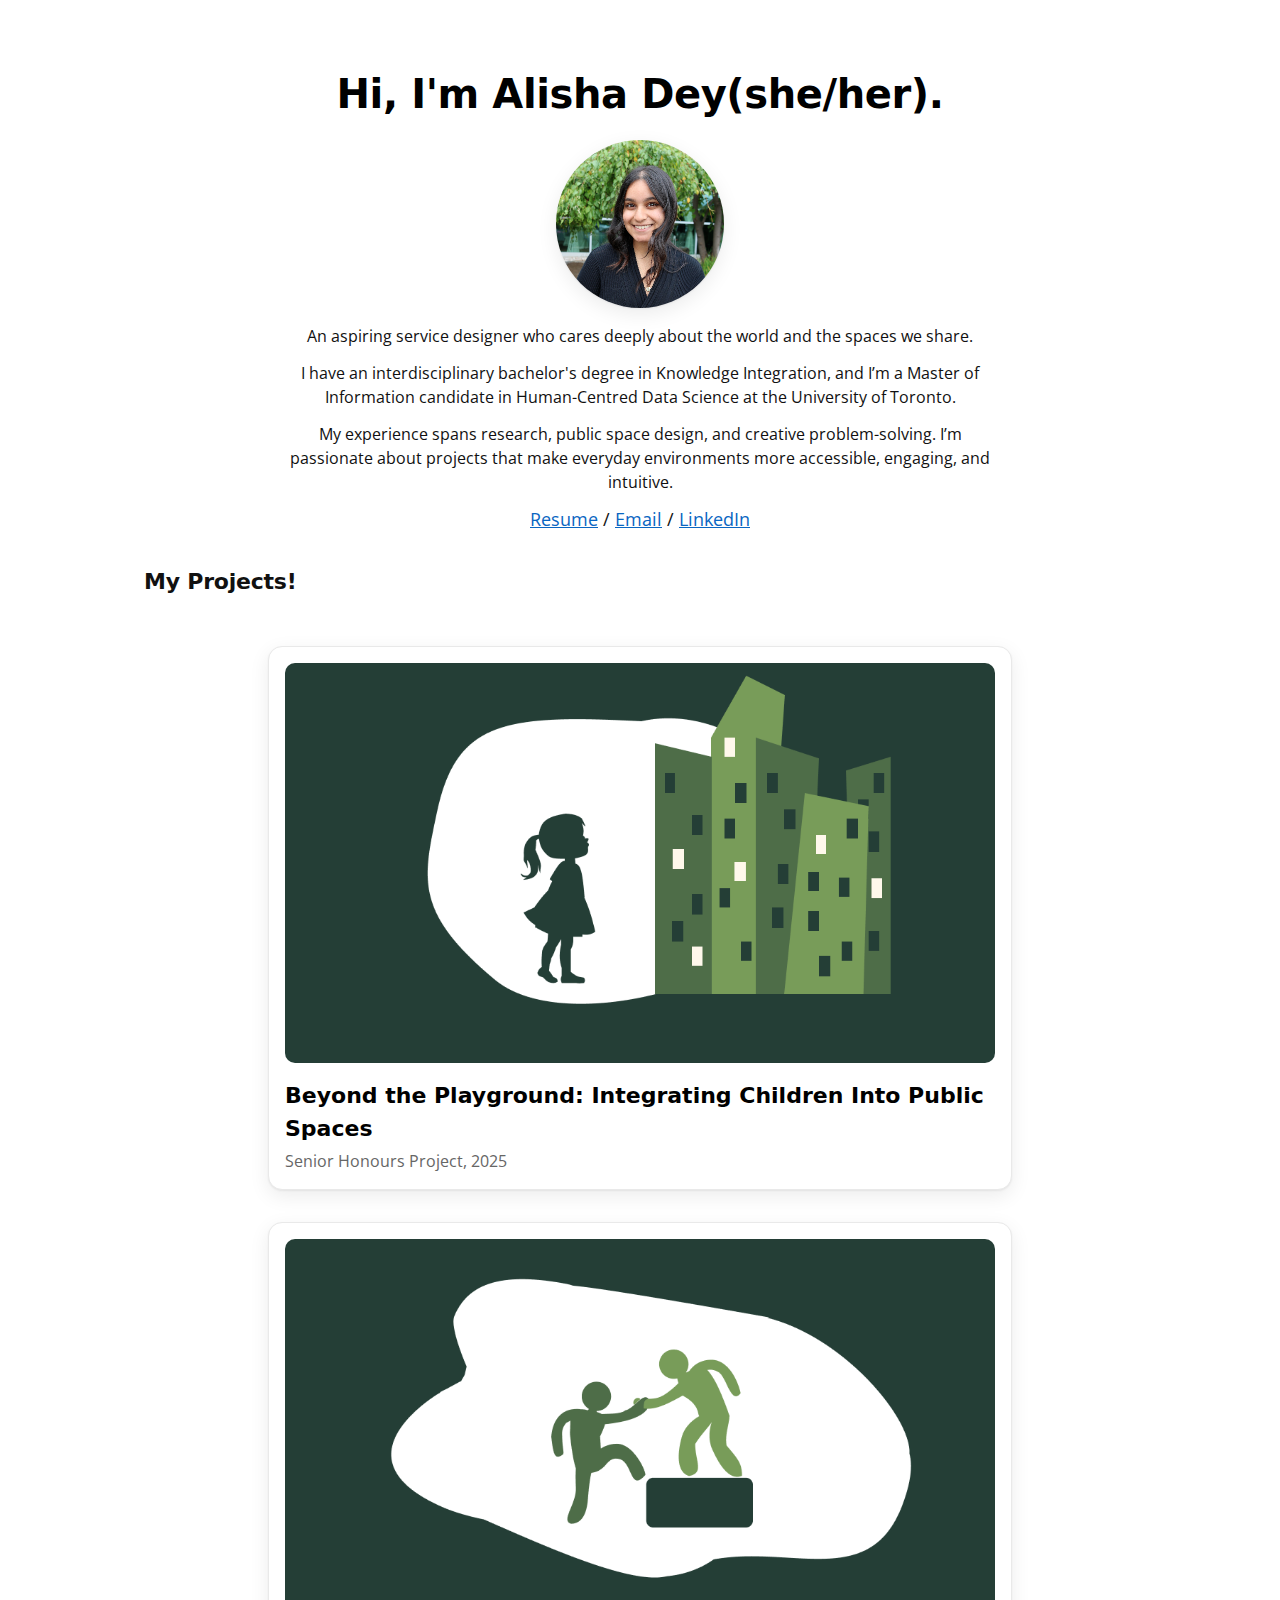
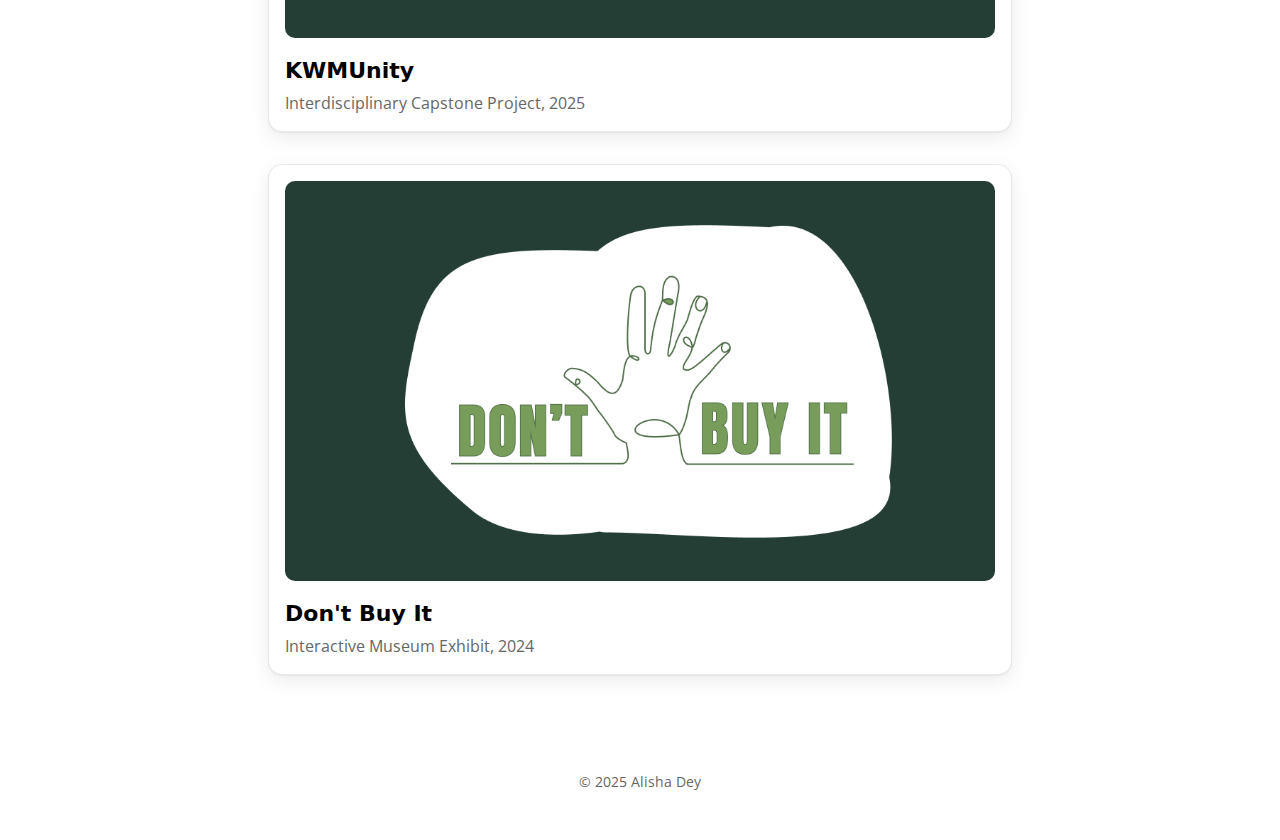
<file: index.html>
<!DOCTYPE html>
<html lang='en'>
  <head>
    <meta charset='utf-8'>
    <meta http-equiv='X-UA-Compatible' content='IE=edge'>
    <meta name='viewport' content='width=device-width, initial-scale=1'>
    <meta name='description' content='Alisha Dey'>
    <meta name='author' content='Alisha Dey'>
    <meta http-equiv='Content-Type' content='text/html; charset=utf-8' />
    <link rel='preconnect' href='https://fonts.googleapis.com'>
    <link rel='preconnect' href='https://fonts.gstatic.com' crossorigin>
    <link href='https://fonts.googleapis.com/css2?family=Open+Sans:wght@400;700;800&family=Source+Sans+3:wght@700;800&display=swap' rel='stylesheet'>
		<link rel='stylesheet' href='style.css'>
    <title>Alisha Dey</title>
  </head>

  <body class='home-body'>
    <div class='name'>Hi, I'm Alisha Dey(she/her).</div>
    <img class='profile-photo' src='assets/alisha.png' alt='Portrait of Alisha Dey'>
    <div class='about-text' id='about'>
    <p>An aspiring service designer who cares deeply about the world and the spaces we share.</p>
    <p>I have an interdisciplinary bachelor's degree in Knowledge Integration, and I’m a Master of Information candidate in Human-Centred Data Science at the University of Toronto.</p> 
    <p>My experience spans research, public space design, and creative problem-solving. I’m passionate about projects that make everyday environments more accessible, engaging, and intuitive.</p> 
</div>

    <div class='about-text contact-text' id='about'><a href='ResumeFebruary2026.pdf' target='_blank' type='application/pdf'>Resume</a> / <a href='mailto:alisha.dey@mail.utoronto.ca' target='_blank'>Email</a> / <a href='http://www.linkedin.com/in/alishadey' target='_blank'>LinkedIn</a>
    </div>

    <div class='portfolio-heading'>My Projects!</div>

    <div class='project-grid'>
      <div class='project-container'>
        <a href='ki_thesis.html'>
          <div class='project'>
              <img src='assets/ki_thesis.png'>
              <div class='project-title'>Beyond the Playground: Integrating Children Into Public Spaces</div>
              <div class='project-subtitle'>Senior Honours Project, 2025</div>
          </div>
        </a>
      </div>
      <div class='project-container'>
        <a href='kwmunity.html'>
          <div class='project'>
              <img src='assets/kwmunity.png'>
              <div class='project-title'>KWMUnity</div>
              <div class='project-subtitle'>Interdisciplinary Capstone Project, 2025</div>
          </div>
        </a>
      </div>
      <div class='project-container'>
        <a href='museum.html'>
          <div class='project'>
              <img src='assets/Museum.png'>
              <div class='project-title'>Don't Buy It</div>
              <div class='project-subtitle'>Interactive Museum Exhibit, 2024</div>
          </div>
        </a>
      </div>
      <div class="copyright"> © 2025 Alisha Dey </div>
  </body>
</html>
</file>
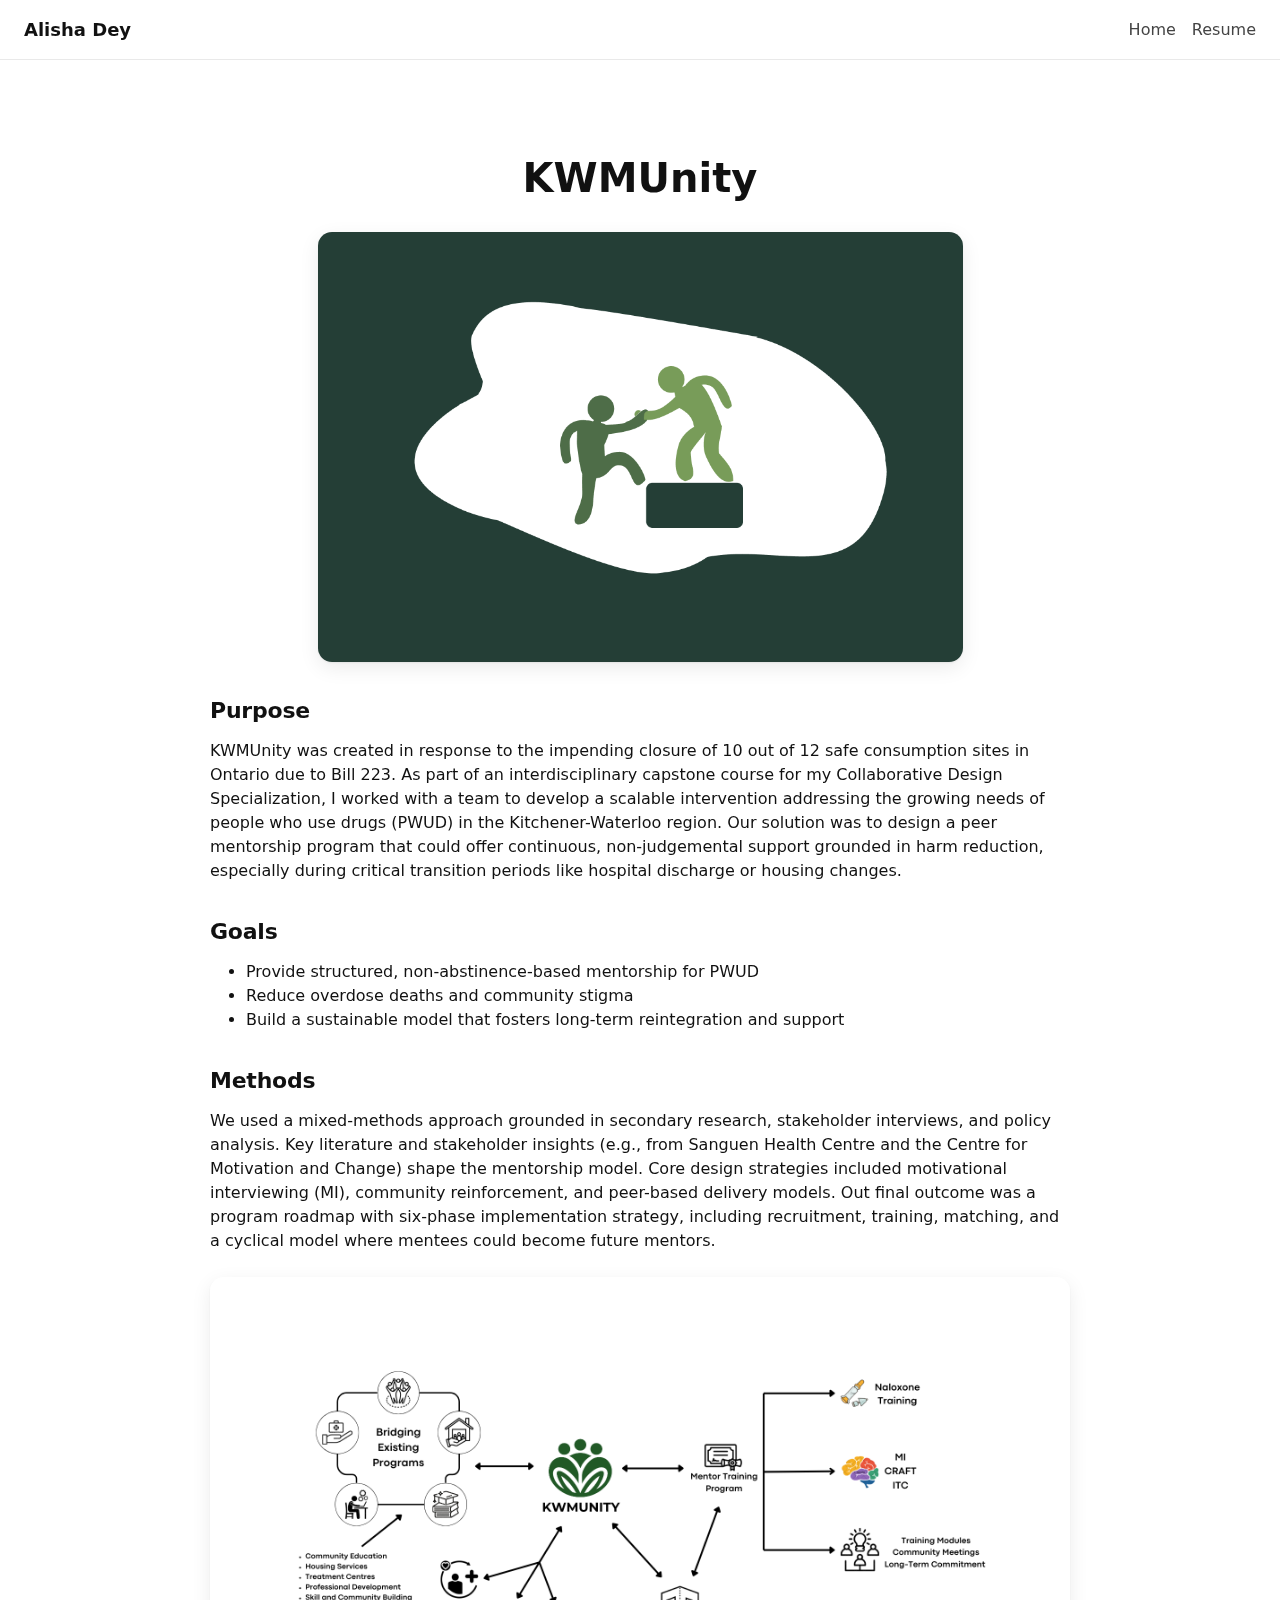
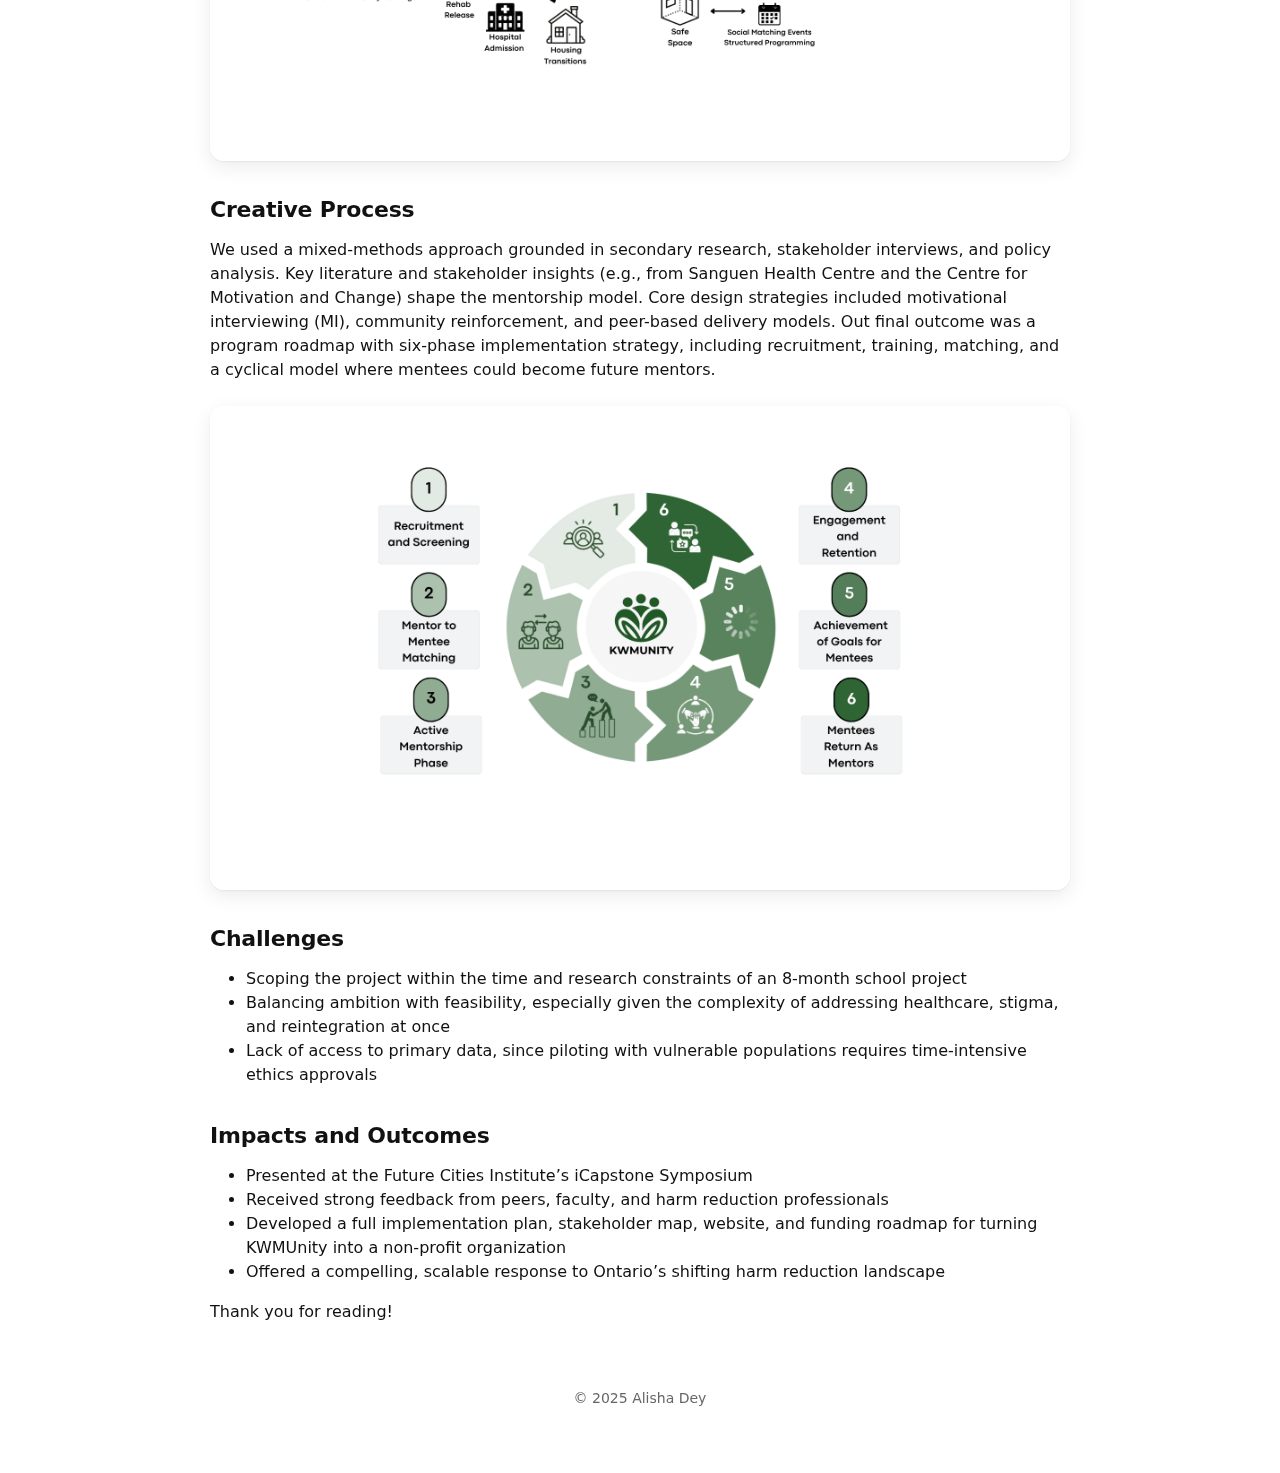
<file: kwmunity.html>
<!DOCTYPE html>
<html lang="en">
  <head>
    <meta charset="utf-8">
    <meta http-equiv="X-UA-Compatible" content="IE=edge">
    <meta name="viewport" content="width=device-width, initial-scale=1">
    <meta name="description" content="Alisha Dey">
    <meta name="author" content="Alisha Dey">
    <meta http-equiv="Content-Type" content="text/html; charset=utf-8" />
    <link href="https://fonts.googleapis.com/css?family=Lato:400,700,900&display=swap" rel="stylesheet">
    <link rel="stylesheet" href="style.css">
    <title>Alisha Dey - KWMUnity</title>
  </head>

  <body>
    <div class="nav-container">
      <div class="nav-name"><a href='https://alishadey.github.io/'>Alisha Dey</a></div>
      <div class="nav-items">
        <div class="nav-item"><a href='https://alishadey.github.io/'>Home</a></div>
        <div class="nav-item"><a href='https://alishadey.github.io/December_2025.pdf'>Resume</a></div>
      </div>
    </div>
<!--     <div class='back-button'><a href="https://alishadey.github.io/"><div><span class='back-arrow'>←</span><span class='back-text'> Home</span></div></a></div> -->
    <div class='portfolio-post'>
      <div class='portfolio-title'>KWMUnity</div>
      <img src='assets/kwmunity.png'>
      
      <div class='portfolio-heading'>Purpose</div>
      <div class='portfolio-body'>KWMUnity was created in response to the impending closure of 10 out of 12 safe consumption sites in Ontario due to Bill 223. As part of an interdisciplinary capstone course for my Collaborative Design Specialization, I worked with a team to develop a scalable intervention addressing the growing needs of people who use drugs (PWUD) in the Kitchener-Waterloo region. Our solution was to design a peer mentorship program that could offer continuous, non-judgemental support grounded in harm reduction, especially during critical transition periods like hospital discharge or housing changes. 
</div>
      <div class="portfolio-heading">Goals</div>
      
     
      <div class="portfolio-body">
         <ul><li>Provide structured, non-abstinence-based mentorship for PWUD</li>
        <li>Reduce overdose deaths and community stigma</li>
        <li>Build a sustainable model that fosters long-term reintegration and support </li>

</div>
      <div class='portfolio-heading'>Methods</div>
      <div class='portfolio-body'>We used a mixed-methods approach grounded in secondary research, stakeholder interviews, and policy analysis. Key literature and stakeholder insights (e.g., from Sanguen Health Centre and the Centre for Motivation and Change) shape the mentorship model. Core design strategies included motivational interviewing (MI), community reinforcement, and peer-based delivery models. Out final outcome was a program roadmap with six-phase implementation strategy, including recruitment, training, matching, and a cyclical model where mentees could become future mentors. 
        <div class='portfolio-image'>
          <img src='assets/kwmunity_assets/kwmunity_map.png'></div>

      <div class='portfolio-heading'>Creative Process</div>
      <div class='portfolio-body'>
       <div class='portfolio-body'>We used a mixed-methods approach grounded in secondary research, stakeholder interviews, and policy analysis. Key literature and stakeholder insights (e.g., from Sanguen Health Centre and the Centre for Motivation and Change) shape the mentorship model. Core design strategies included motivational interviewing (MI), community reinforcement, and peer-based delivery models. Out final outcome was a program roadmap with six-phase implementation strategy, including recruitment, training, matching, and a cyclical model where mentees could become future mentors.
      </div> 
      <div class='portfolio-image'>
        <img src='assets/kwmunity_assets/kwmunity_process.png'></div>
      <div class="portfolio-heading">Challenges</div>
      <div class='portfolio-body'> <ul><li>Scoping the project within the time and research constraints of an 8-month school project</li>
        <li>Balancing ambition with feasibility, especially given the complexity of addressing healthcare, stigma, and reintegration at once</li>
        <li>Lack of access to primary data, since piloting with vulnerable populations requires time-intensive ethics approvals

 </li>

        </div>
        <div class="portfolio-heading">Impacts and Outcomes</div>
      <div class='portfolio-body'><ul><li>Presented at the Future Cities Institute’s iCapstone Symposium</li>
        <li>Received strong feedback from peers, faculty, and harm reduction professionals
</li>
        <li>Developed a full implementation plan, stakeholder map, website, and funding roadmap for turning KWMUnity into a non-profit organization 

 </li>
 <li>Offered a compelling, scalable response to Ontario’s shifting harm reduction landscape</li>
        </div>
     
      
      <div class='portfolio-body'>Thank you for reading!</div>
    </div>
    <div class="copyright"> © 2025 Alisha Dey </div>
  </body>
</html>
</file>
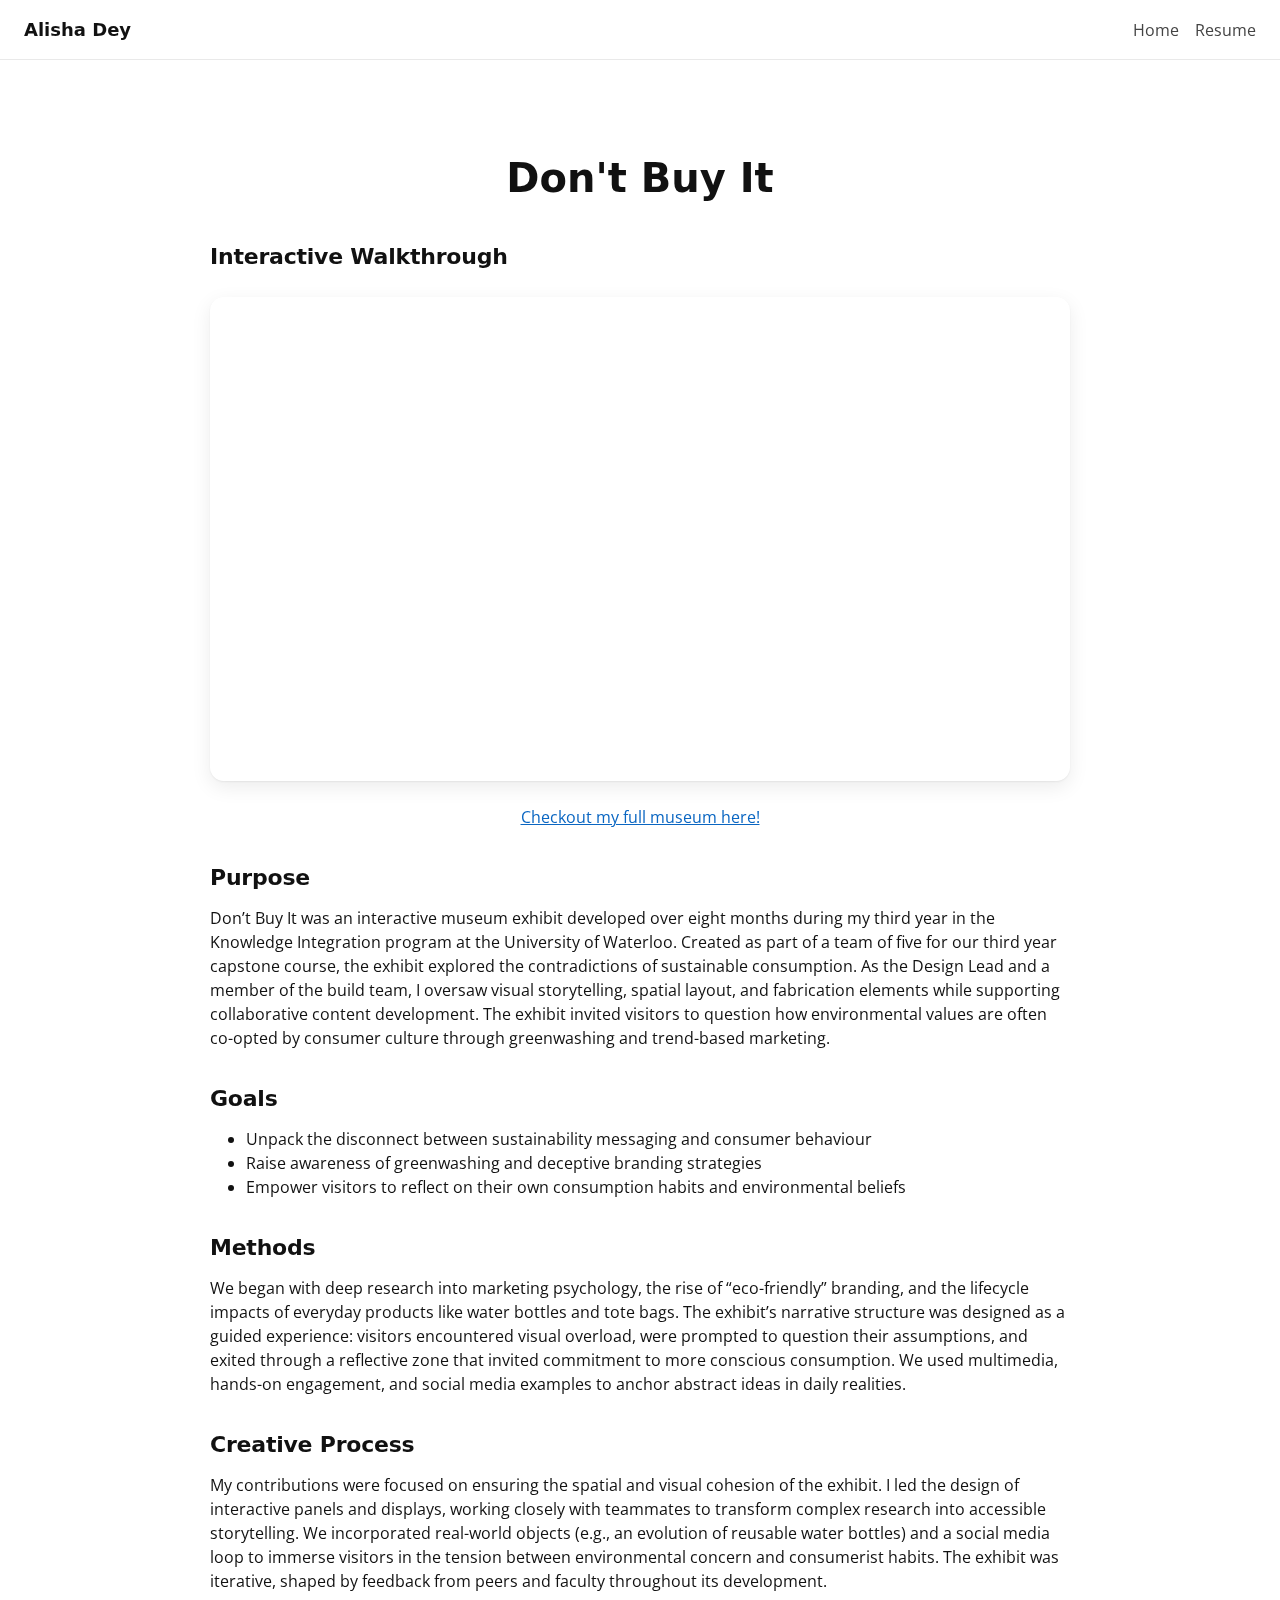
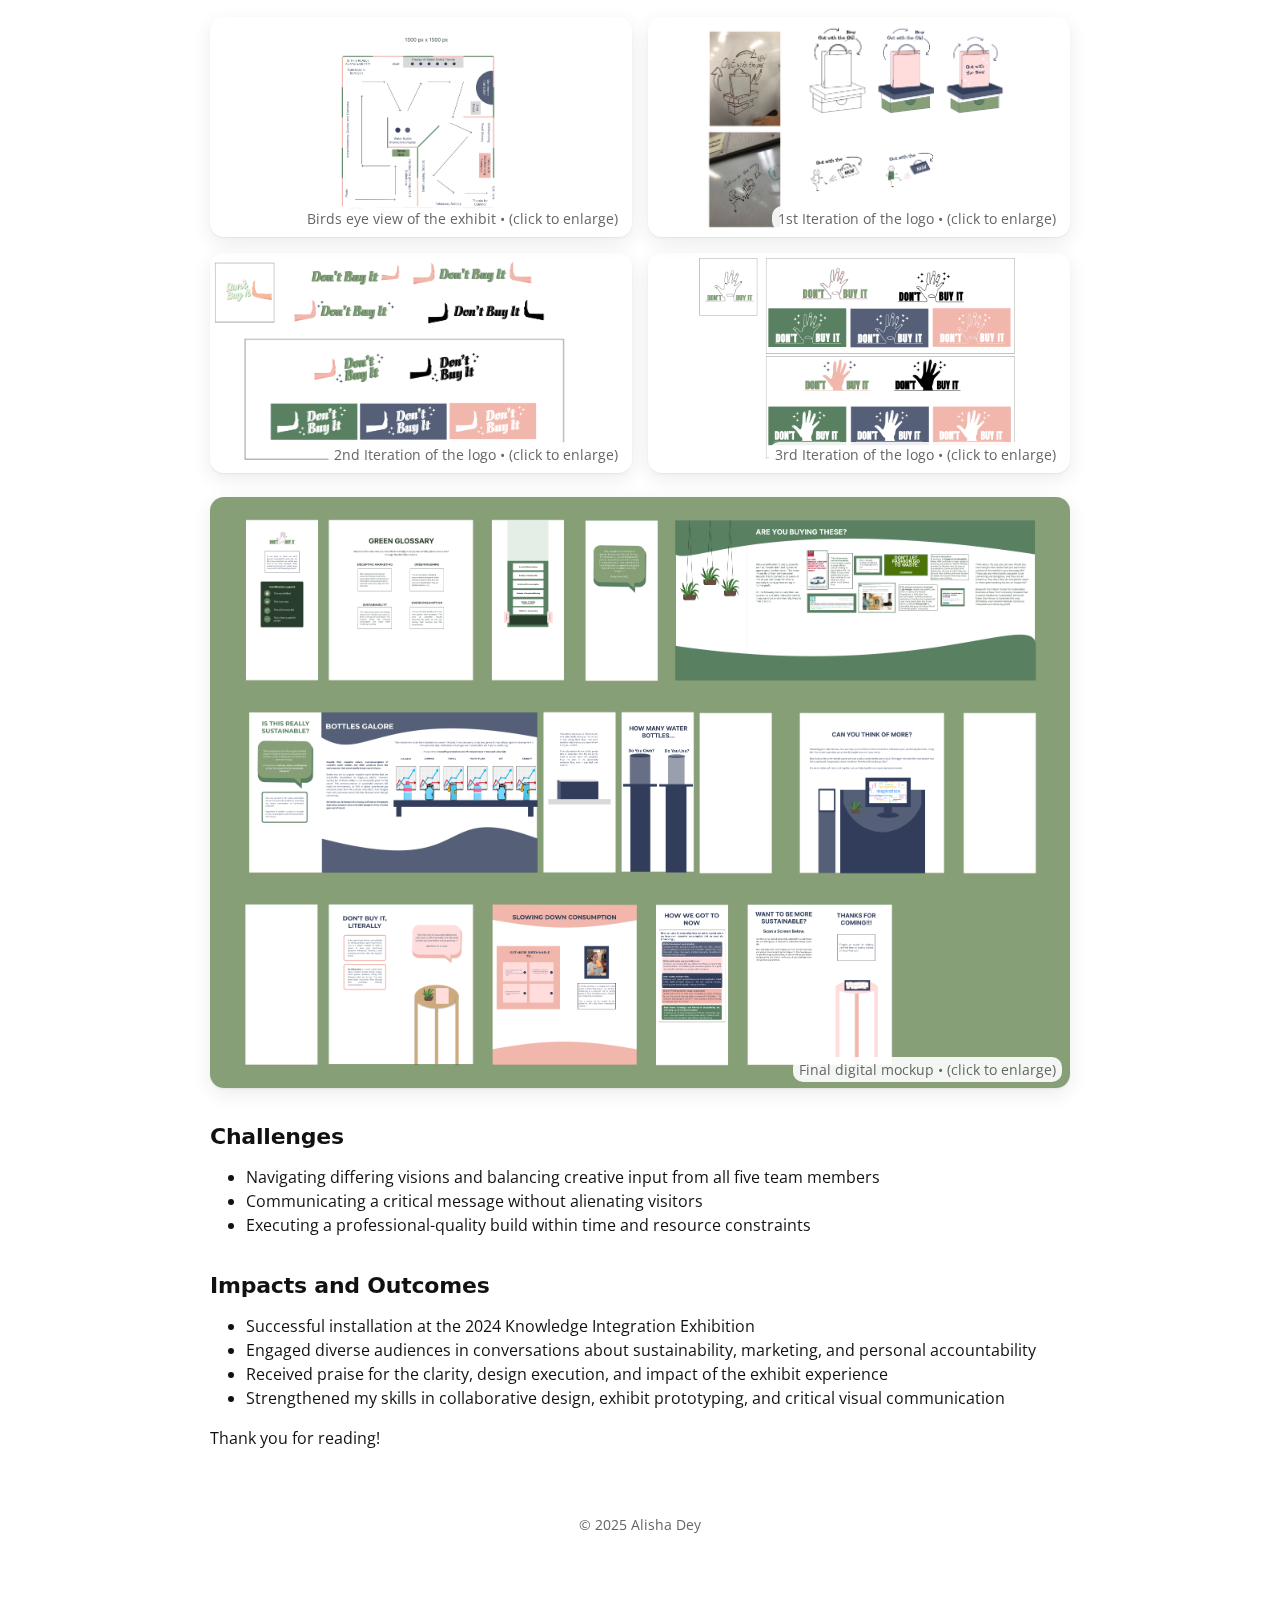
<file: museum.html>
<!DOCTYPE html>
<html lang="en">
  <head>
    <meta charset="utf-8">
    <meta http-equiv="X-UA-Compatible" content="IE=edge">
    <meta name="viewport" content="width=device-width, initial-scale=1">
    <meta name="description" content="Alisha Dey">
    <meta name="author" content="Alisha Dey">
    <meta http-equiv="Content-Type" content="text/html; charset=utf-8" />
    <link rel='preconnect' href='https://fonts.googleapis.com'>
    <link rel='preconnect' href='https://fonts.gstatic.com' crossorigin>
    <link href='https://fonts.googleapis.com/css2?family=Open+Sans:wght@400;700;800&family=Source+Sans+3:wght@700;800&display=swap' rel='stylesheet'>
    <link rel="stylesheet" href="style.css">
    <title>Alisha Dey - Don't Buy It</title>
  </head>

  <body>
    <div class="nav-container">
      <div class="nav-name"><a href='https://alishadey.github.io/'>Alisha Dey</a></div>
      <div class="nav-items">
        <div class="nav-item"><a href='https://alishadey.github.io/'>Home</a></div>
        <div class="nav-item"><a href='https://alishadey.github.io/ResumeFebruary2026.pdf'>Resume</a></div>
      </div>
    </div>
<!--     <div class='back-button'><a href="https://alishadey.github.io/"><div><span class='back-arrow'>←</span><span class='back-text'> Home</span></div></a></div> -->
    <div class='portfolio-post'>
      <div class='portfolio-title'>Don't Buy It</div>
       <div class='portfolio-heading'>Interactive Walkthrough</div>
      <div class='embed-wrap'>
        <iframe src='https://my.matterport.com/show/?m=Jcm4wtNyn6s&ss=34&sr=-2.45%2C-.97&tag=RVPpqxmhHQc&pin-pos=-7.06%2C1.19%2C7.71' allowfullscreen loading='lazy' referrerpolicy='no-referrer-when-downgrade'></iframe>
      </div>
      <div class='portfolio-body' style='text-align:center'>
        <a href='https://my.matterport.com/show/?m=Jcm4wtNyn6s&ss=34&sr=-2.45%2C-.97&tag=RVPpqxmhHQc&pin-pos=-7.06%2C1.19%2C7.71' target='_blank' rel='noopener noreferrer'>Checkout my full museum here!</a>
      </div>

      <!-- Lightboxes for click-to-enlarge images -->
      <a id='lb-close-anchor'></a>
      <div id='lb-birds-eye' class='lightbox'>
        <a href='#lb-close-anchor' class='lightbox-backdrop' aria-label='Close'></a>
        <a href='#lb-close-anchor' class='lightbox-close'>Close</a>
        <img src='assets/museum_assets/birds_eye.png' alt='Birds eye'>
      </div>
      <div id='lb-logo-one' class='lightbox'>
        <a href='#lb-close-anchor' class='lightbox-backdrop' aria-label='Close'></a>
        <a href='#lb-close-anchor' class='lightbox-close'>Close</a>
        <img src='assets/museum_assets/logo_one.png' alt='Logo one'>
      </div>
      <div id='lb-logo-two' class='lightbox'>
        <a href='#lb-close-anchor' class='lightbox-backdrop' aria-label='Close'></a>
        <a href='#lb-close-anchor' class='lightbox-close'>Close</a>
        <img src='assets/museum_assets/logo_two.png' alt='Logo two'>
      </div>
      <div id='lb-logo-three' class='lightbox'>
        <a href='#lb-close-anchor' class='lightbox-backdrop' aria-label='Close'></a>
        <a href='#lb-close-anchor' class='lightbox-close'>Close</a>
        <img src='assets/museum_assets/logo_three.png' alt='Logo three'>
      </div>
      <div id='lb-mockup' class='lightbox'>
        <a href='#lb-close-anchor' class='lightbox-backdrop' aria-label='Close'></a>
        <a href='#lb-close-anchor' class='lightbox-close'>Close</a>
        <img src='assets/museum_assets/museum_mockup.png' alt='Museum mockup'>
      </div>
      
     
      <div class='portfolio-heading'>Purpose</div>
      <div class='portfolio-body'>Don’t Buy It was an interactive museum exhibit developed over eight months during my third year in the Knowledge Integration program at the University of Waterloo. Created as part of a team of five for our third year capstone course, the exhibit explored the contradictions of sustainable consumption. As the Design Lead and a member of the build team, I oversaw visual storytelling, spatial layout, and fabrication elements while supporting collaborative content development. The exhibit invited visitors to question how environmental values are often co-opted by consumer culture through greenwashing and trend-based marketing. 
 
</div>
      <div class="portfolio-heading">Goals</div>
      
      
      <div class="portfolio-body">
         <ul><li>Unpack the disconnect between sustainability messaging and consumer behaviour</li>
        <li>Raise awareness of greenwashing and deceptive branding strategies</li>
        <li>Empower visitors to reflect on their own consumption habits and environmental beliefs</li>
</div>
      <div class='portfolio-heading'>Methods</div>
      <div class='portfolio-body'>We began with deep research into marketing psychology, the rise of “eco-friendly” branding, and the lifecycle impacts of everyday products like water bottles and tote bags. The exhibit’s narrative structure was designed as a guided experience: visitors encountered visual overload, were prompted to question their assumptions, and exited through a reflective zone that invited commitment to more conscious consumption. We used multimedia, hands-on engagement, and social media examples to anchor abstract ideas in daily realities. 

      <div class='portfolio-heading'>Creative Process</div>
      <div class='portfolio-body'>
       <div class='portfolio-body'>My contributions were focused on ensuring the spatial and visual cohesion of the exhibit. I led the design of interactive panels and displays, working closely with teammates to transform complex research into accessible storytelling. We incorporated real-world objects (e.g., an evolution of reusable water bottles) and a social media loop to immerse visitors in the tension between environmental concern and consumerist habits. The exhibit was iterative, shaped by feedback from peers and faculty throughout its development. 
        <div class='portfolio-quad-grid' style='width:100%; margin:var(--space-4) auto;'>
          <div class='quad-cell'>
            <a class='quad-item' href='#lb-birds-eye'>
              <img src='assets/museum_assets/birds_eye.png' alt='Birds eye'>
              <span class='zoom-caption-overlay'>Birds eye view of the exhibit • (click to enlarge)</span>
            </a>
          </div>
          <div class='quad-cell'>
            <a class='quad-item' href='#lb-logo-one'>
              <img src='assets/museum_assets/logo_one.png' alt='Logo one'>
              <span class='zoom-caption-overlay'>1st Iteration of the logo • (click to enlarge)</span>
            </a>
          </div>
          <div class='quad-cell'>
            <a class='quad-item' href='#lb-logo-two'>
              <img src='assets/museum_assets/logo_two.png' alt='Logo two'>
              <span class='zoom-caption-overlay'>2nd Iteration of the logo • (click to enlarge)</span>
            </a>
          </div>
          <div class='quad-cell'>
            <a class='quad-item' href='#lb-logo-three'>
              <img src='assets/museum_assets/logo_three.png' alt='Logo three'>
              <span class='zoom-caption-overlay'>3rd Iteration of the logo • (click to enlarge)</span>
            </a>
          </div>
        </div>
        <div class='portfolio-image'>
          <a href='#lb-mockup'>
            <img src='assets/museum_assets/museum_mockup.png' alt='Museum mockup'>
          </a>
          <span class='zoom-caption-overlay' style='left:auto; right:8px;'>Final digital mockup • (click to enlarge)</span>
        </div>
      </div> 
      </div> 
      <div class="portfolio-heading">Challenges</div>
       <div class="portfolio-body">
         <ul><li>Navigating differing visions and balancing creative input from all five team members </li>
        <li>Communicating a critical message without alienating visitors </li>
        <li>Executing a professional-quality build within time and resource constraints</li>
        </div>
        <div class="portfolio-heading">Impacts and Outcomes</div>
       <div class="portfolio-body">
         <ul><li>Successful installation at the 2024 Knowledge Integration Exhibition</li>
        <li>Engaged diverse audiences in conversations about sustainability, marketing, and personal accountability</li>
        <li>Received praise for the clarity, design execution, and impact of the exhibit experience</li>
        <li>Strengthened my skills in collaborative design, exhibit prototyping, and critical visual communication</li>
        </div>

      <div class='portfolio-body'>Thank you for reading!</div>
    </div>
    <div class="copyright"> © 2025 Alisha Dey </div>
  </body>
</html>
</file>
<file: style.css>
/* 2025-09-07 – Matched typography to Hai-Dao Le-Nguyen.pdf
   - Fonts: BODY=Lato (humanist sans), HEADINGS=Lora (serif)
   - Scale: H1=clamp(28px,3.2vw,40px), H2=28px, H3=22px, body=16px, caption=14px
   - Colors: text=#111, headings=#000, link=#0A66C2, subtle=#666
   - Spacing: paragraph margin=0 0 .8em, heading margin=0 0 .6em
*/

/* ========== Design Tokens ========== */
:root{
  /* Font families */
  --font-body: 'Open Sans', system-ui, -apple-system, Segoe UI, Roboto, Helvetica, Arial, 'Apple Color Emoji', 'Segoe UI Emoji', sans-serif;
  --font-heading: 'Source Sans Pro', system-ui, -apple-system, Segoe UI, Roboto, Helvetica, Arial, sans-serif;

  /* Type scale */
  --fs-xxl: clamp(1.75rem, 3.2vw, 2.5rem); /* H1 */
  --fs-xl: 1.75rem;                        /* H2 */
  --fs-lg: 1.375rem;                       /* H3 */
  --fs-md: 1.125rem;                       /* body large / H4 */
  --fs-sm: 1rem;                           /* body */
  --fs-xs: 0.875rem;                       /* captions/notes */

  /* Line heights */
  --lh-tight: 1.15;
  --lh-snug:  1.3;
  --lh-normal:1.5;

  /* Letter spacing */
  --ls-tight: -0.01em;
  --ls-normal: 0;

  /* Colors */
  --color-text: #111;      /* main body text */
  --color-head: #000;      /* headings */
  --color-subtle: #666;    /* captions/metadata */
  --color-link: #0A66C2;   /* link/CTA */
  --color-link-hover: #084b91;

  /* Existing palette */
  --ink:#111; --ink-2:#444; --ink-3:#666;
  --line:#e9e9e9; --accent: var(--color-link);

  /* Spacing */
  --space-1:8px; --space-2:12px; --space-3:16px; --space-4:24px; --space-5:32px; --space-6:48px; --space-7:64px;
  --radius:14px;
  --shadow: 0 1px 2px rgba(0,0,0,.06), 0 6px 20px rgba(0,0,0,.08);
  --shadow-hover: 0 4px 10px rgba(0,0,0,.08), 0 14px 32px rgba(0,0,0,.12);
}

/* ========== Base ========== */
*{ box-sizing:border-box; }
html{ font-size:100%; }
html,body{ margin:0; padding:0; }
body{
  font-family:var(--font-body);
  font-size:var(--fs-sm);
  line-height:var(--lh-normal);
  color:var(--color-text);
  -webkit-font-smoothing:antialiased; -moz-osx-font-smoothing:grayscale;
  text-rendering:optimizeLegibility;
  background:#fff;
}

/* Headings */
h1,h2,h3,h4,h5,h6{
  font-family:var(--font-heading);
  color:var(--color-head);
  letter-spacing:var(--ls-tight);
  line-height:var(--lh-tight);
  margin:0 0 .6em;
  font-weight:700;
}
h1{ font-size:var(--fs-xxl); }
h2{ font-size:var(--fs-xl); }
h3{ font-size:var(--fs-lg); }
h4{ font-size:var(--fs-md); }

p, li{ font-size:var(--fs-sm); line-height:var(--lh-normal); }
p{ margin:0 0 .8em; }
small, figcaption{ font-size:var(--fs-xs); color:var(--color-subtle); }

a{ color:var(--color-link); text-decoration:underline; }
a:hover, a:focus{ color:var(--color-link-hover); }
:focus-visible{ outline:2px solid var(--color-link); outline-offset:2px; }

ul,ol{ margin:0 0 .8em 1.25em; padding-left:1em; }

/* ========== Home Layout ========== */
.home-body{ max-width:1040px; margin:0 auto; padding:0 var(--space-4); }

.name{
  font-family:var(--font-heading);
  font-weight:700;
  font-size:var(--fs-xxl);
  letter-spacing:var(--ls-tight);
  margin-top:var(--space-7);
  margin-bottom:var(--space-3);
  text-align:center;
  color:var(--color-head);
}

/* Home profile image */
.profile-photo{
  display:block;
  width:168px;
  height:168px;
  margin:var(--space-3) auto var(--space-3) auto;
  border-radius:50%;
  object-fit:cover;
  box-shadow:var(--shadow);
}

.about-text{
  font-size:var(--fs-md);
  line-height:var(--lh-normal);
  color:var(--color-text);
  max-width:720px;
  margin:0 auto;
  text-align:center;
}
.contact-text{ margin-top:var(--space-2); }
.contact-text a{ color:var(--color-link); }

/* ========== Project Grid (Home) ========== */
.project-grid{
  display:flex;
  flex-direction:column;
  gap:var(--space-5);
  width:75%;
  margin:var(--space-6) auto 0 auto;
}
@media (min-width:641px){
  .project-grid{ grid-template-columns:repeat(2, minmax(0,1fr)); }
}
@media (min-width:1025px){
  .project-grid{ grid-template-columns:repeat(3, minmax(0,1fr)); }
}

.project-container a{ color:inherit; text-decoration:none; display:block; }
.project{
  border:1px solid var(--line);
  border-radius:var(--radius);
  padding:var(--space-3);
  background:#fff;
  box-shadow:var(--shadow);
  transition:transform .25s ease, box-shadow .25s ease, border-color .25s ease;
}
.project:hover{
  transform:translateY(-2px);
  box-shadow:var(--shadow-hover);
  border-color:#ddd;
}
.project img{
  width:100%;
  aspect-ratio:16/9;
  object-fit:cover;
  border-radius:calc(var(--radius) - 4px);
  display:block;
}
.project-title{
  font-family:var(--font-heading);
  font-weight:700;
  font-size:var(--fs-lg);
  margin-top:var(--space-3);
  color:var(--color-head);
}
.project-subtitle{
  font-size:var(--fs-sm);
  color:var(--color-subtle);
  margin-top:4px;
}

/* ========== Footer ========== */
.copyright{
  color:var(--color-subtle);
  text-align:center;
  margin:var(--space-7) 0 var(--space-6);
  font-size:var(--fs-xs);
}

/* ========== Top Nav (Case Study Pages) ========== */
.nav-container{
  position:sticky; top:0; z-index:10;
  display:flex; align-items:center; justify-content:space-between;
  padding:var(--space-3) var(--space-4);
  backdrop-filter:saturate(180%) blur(8px);
  background:rgba(255,255,255,0.8);
  border-bottom:1px solid var(--line);
  margin:0 0 var(--space-4) 0;
}
.nav-name{ font-size:var(--fs-md); font-weight:700; font-family:var(--font-heading); }
.nav-name a{ color:var(--ink); text-decoration:none; }
.nav-items{ display:flex; gap:var(--space-3); }
.nav-item{ display:inline-block; font-size:var(--fs-sm); border-bottom:none; }
.nav-item a{ color:var(--ink-2); text-decoration:none; }
.nav-item a:hover{ color:var(--ink); }

/* ========== Case Study Typography ========== */
.portfolio-post{
  width:100%;
  max-width:860px;
  margin:0 auto var(--space-7) auto;
  padding-top:var(--space-6);
}
.portfolio-title{
  font-family:var(--font-heading);
  font-weight:700;
  text-align:center;
  font-size:var(--fs-xxl);
  margin:var(--space-3) 0 var(--space-4) 0;
}
.portfolio-subtitle{
  text-align:center;
  font-size:var(--fs-md);
  color:var(--color-subtle);
  margin:var(--space-3) auto var(--space-4) auto;
  max-width:740px;
}
.portfolio-heading{
  margin-top:var(--space-5);
  margin-bottom:var(--space-2);
  font-size:var(--fs-lg);
  font-weight:700;
  letter-spacing:var(--ls-tight);
  font-family:var(--font-heading);
  text-align:left;
}
.portfolio-subheading{
  margin-top:var(--space-4);
  margin-bottom:var(--space-2);
  font-size:var(--fs-md);
  font-weight:700;
  letter-spacing:var(--ls-tight);
  font-family:var(--font-heading);
}

.portfolio-image-caption-subheading{
  margin-top:var(--space-4);
  margin-bottom:var(--space-2);
  font-size:var(--fs-md);
  font-weight:700;
  letter-spacing:var(--ls-tight);
  font-family:var(--font-heading);
  width:75%;
  margin-left:auto;
  margin-right:auto;
}
.portfolio-body{
  margin-top:var(--space-2);
  margin-bottom:var(--space-3);
  font-size:var(--fs-sm);
  line-height:var(--lh-normal);
  color:var(--color-text);
}
.portfolio-body-italic{
  text-align:center; font-style:italic;
  margin:calc(var(--space-3) * -1) 0 var(--space-3) 0;
  font-size:var(--fs-sm);
  color:var(--color-subtle);
}
.portfolio-image{ text-align:center; margin:var(--space-4) 0; position:relative; }
.portfolio-image img{
  width:100%; border-radius:var(--radius);
  display:block;
  box-shadow:var(--shadow);
}
.embed-wrap{
  width:100%;
  margin:var(--space-4) auto;
  position:relative;
  padding-top:56.25%; /* 16:9 */
}
.embed-wrap iframe{
  position:absolute; top:0; left:0;
  width:100%; height:100%;
  border:0; border-radius:var(--radius);
  box-shadow:var(--shadow);
}

/* 2x2 grid used on museum page */
.portfolio-quad-grid{
  width:100%;
  margin:var(--space-4) auto;
  display:grid;
  grid-template-columns:repeat(2, 1fr);
  gap:var(--space-3);
  grid-auto-rows:clamp(140px, 22vw, 220px); /* equal heights */
}
.portfolio-quad-grid img{
  width:100%; height:100%; display:block;
  object-fit:contain; /* show full image without cropping */
  border-radius:var(--radius);
  box-shadow:var(--shadow);
}
.portfolio-quad-grid > .quad-cell{ position:relative; width:100%; height:100%; }
.portfolio-quad-grid > .quad-cell > .quad-item{ display:block; width:100%; height:100%; }
.zoom-caption-overlay{
  position:absolute; bottom:6px; right:8px;
  font-size:var(--fs-xs); color:var(--color-subtle);
  background:rgba(255,255,255,0.9);
  padding:2px 6px; border-radius:10px;
}

/* Click-to-enlarge lightbox (CSS-only) */
.lightbox{ position:fixed; inset:0; background:rgba(0,0,0,0.85); display:none; align-items:center; justify-content:center; padding:var(--space-4); z-index:1000; cursor:zoom-out; }
.lightbox:target{ display:flex; }
.lightbox img{ max-width:90vw; max-height:85vh; border-radius:var(--radius); box-shadow:var(--shadow-hover); position:relative; z-index:1; cursor:auto; }
.lightbox .lightbox-close{ position:absolute; top:12px; right:12px; width:32px; height:32px; text-indent:-9999px; }
.lightbox .lightbox-close{
  border-radius:50%;
  background:rgba(255,255,255,0.92);
  box-shadow:var(--shadow);
  z-index:2;
}
.lightbox .lightbox-close::after{
  content:"×";
  position:absolute; inset:0;
  display:flex; align-items:center; justify-content:center;
  font-size:18px; line-height:1; color:#111;
  text-indent:0;
}
.lightbox .lightbox-close:hover{ background:#fff; }
.lightbox .lightbox-backdrop{ position:absolute; inset:0; display:block; }
/* Fixed close anchor to prevent page jump when clearing hash */
#lb-close-anchor{ position:fixed; top:0; left:0; width:1px; height:1px; }

/* Caption under standalone images */
.portfolio-image .click-caption{ text-align:center; font-size:var(--fs-xs); color:var(--color-subtle); margin-top:6px; }

/* Pre-image captions (left-aligned, bold, small) */
.pre-image-caption{
  font-size:var(--fs-xs);
  color:var(--color-subtle);
  font-weight:700;
  text-align:left;
  margin:0 0 6px 0;
}
.portfolio-post > img{
  width:75%;
  max-width:100%;
  height:auto;
  display:block;
  margin:var(--space-4) auto;
  border-radius:var(--radius);
  box-shadow:var(--shadow);
}
.portfolio-image-row{
  display:grid; gap:var(--space-3); margin-top:var(--space-4);
  grid-template-columns:1fr;
}
@media (min-width:801px){
  .portfolio-image-row{ grid-template-columns:repeat(3, 1fr); }
}
.portfolio-image-column,
.portfolio-image-column2{ max-width:100%; }
.portfolio-caption{
  text-align:center; color:var(--color-subtle);
  margin-top:var(--space-2); font-size:var(--fs-xs);
}

/* ========== Back Button ========== */
.back-button{
  position:fixed; top:20px; left:20px; cursor:pointer;
  visibility:visible;
}
.back-button div{
  font-size:16px; background:var(--ink); color:#fff;
  padding:10px 12px; border-radius:10px;
  box-shadow:var(--shadow);
}
.back-button a{ color:#fff; text-decoration:none; }
.back-arrow{ font-size:22px; }
.back-text{ position:relative; top:-2px; }

/* ========== Mobile Adjustments ========== */
@media (max-width:640px){
  .name{ margin-top:var(--space-6); }
  .project-grid{ gap:var(--space-4); }
  .nav-name{ display:block; font-size:20px; }
  .nav-items{ gap:var(--space-2); }
  .back-button{ visibility:hidden; }
}

/* ========== Motion Preference ========== */
@media (prefers-reduced-motion: reduce){
  *{ transition:none !important; animation:none !important; }
}
</file>
